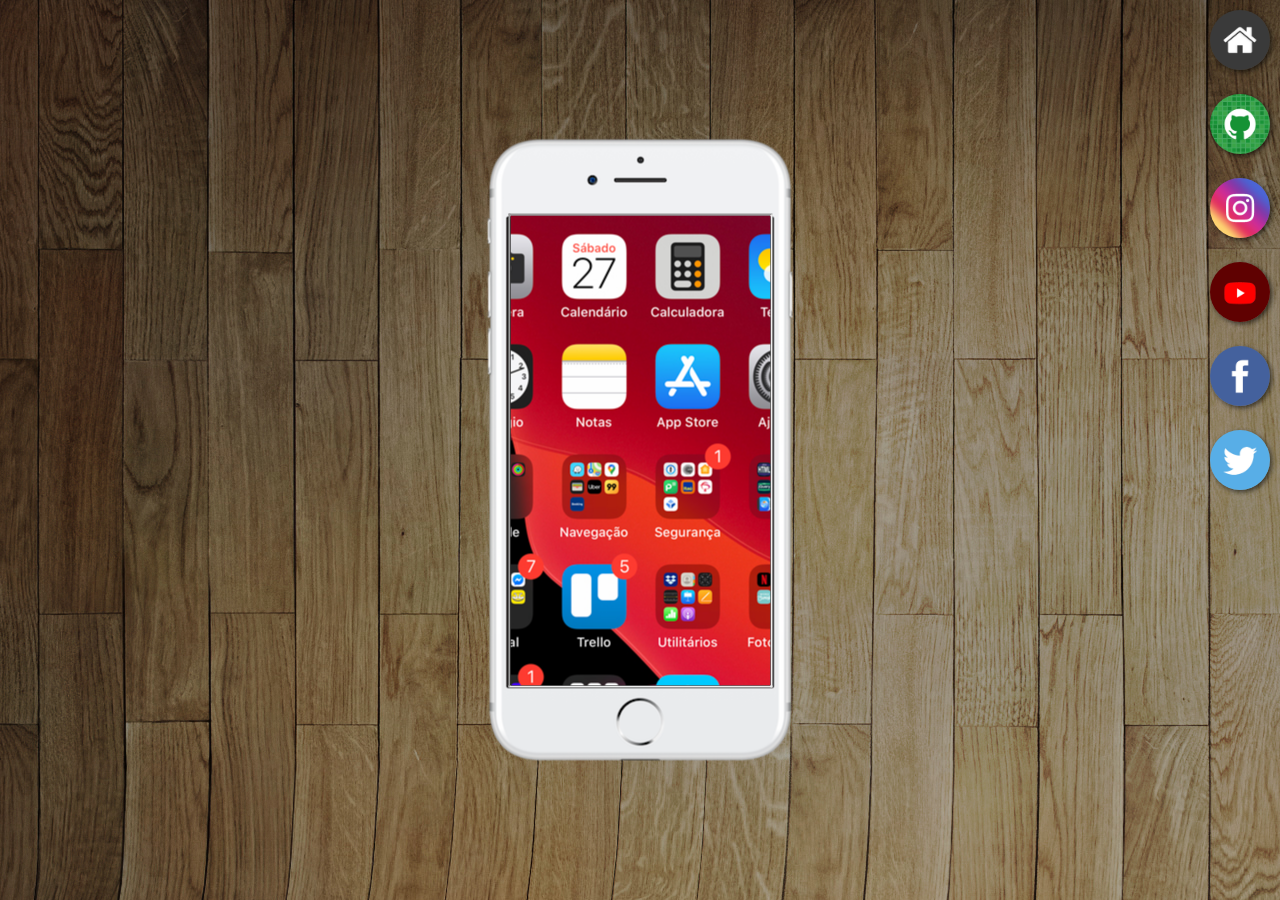
<file: index.html>
<!DOCTYPE html>
<html lang="pt-br">
<head>
    <meta charset="UTF-8">
    <meta name="viewport" content="width=device-width, initial-scale=1.0">
    <title>projeto redes sociais</title>
    <link rel="shortcut icon" href="favicon.ico" type="image/x-icon">
    <link rel="stylesheet" href="estilo/style.css">
</head>
<body>
    <main>
        <section id="telefone">
            <iframe src="home.html" name="tela" ></iframe>
        </section>
        <section id="redes-sociais">
            <a href="home.html" target="tela"><img src="imagens/logo-home.jpg"alt="home"></a><br>
            <a href="github.html" target="tela"><img src="imagens/logo-github.jpg" alt="github"></a><br>
            <a href="instagram.html" target="tela"><img src="imagens/logo-instagram.jpg" alt="instagram"></a><br>
            <a href="youtube.html" target="tela"><img src="imagens/logo-youtube.jpg" alt="youtube"></a><br>
            <a href="facebook.html" target="tela"><img src="imagens/logo-facebook.jpg" alt="facebook"></a><br>
            <a href="twitter.html" target="tela"><img src="imagens/logo-twitter.jpg" alt="twitter"></a>
        </section>
    </main>
</body>
</html>
</file>
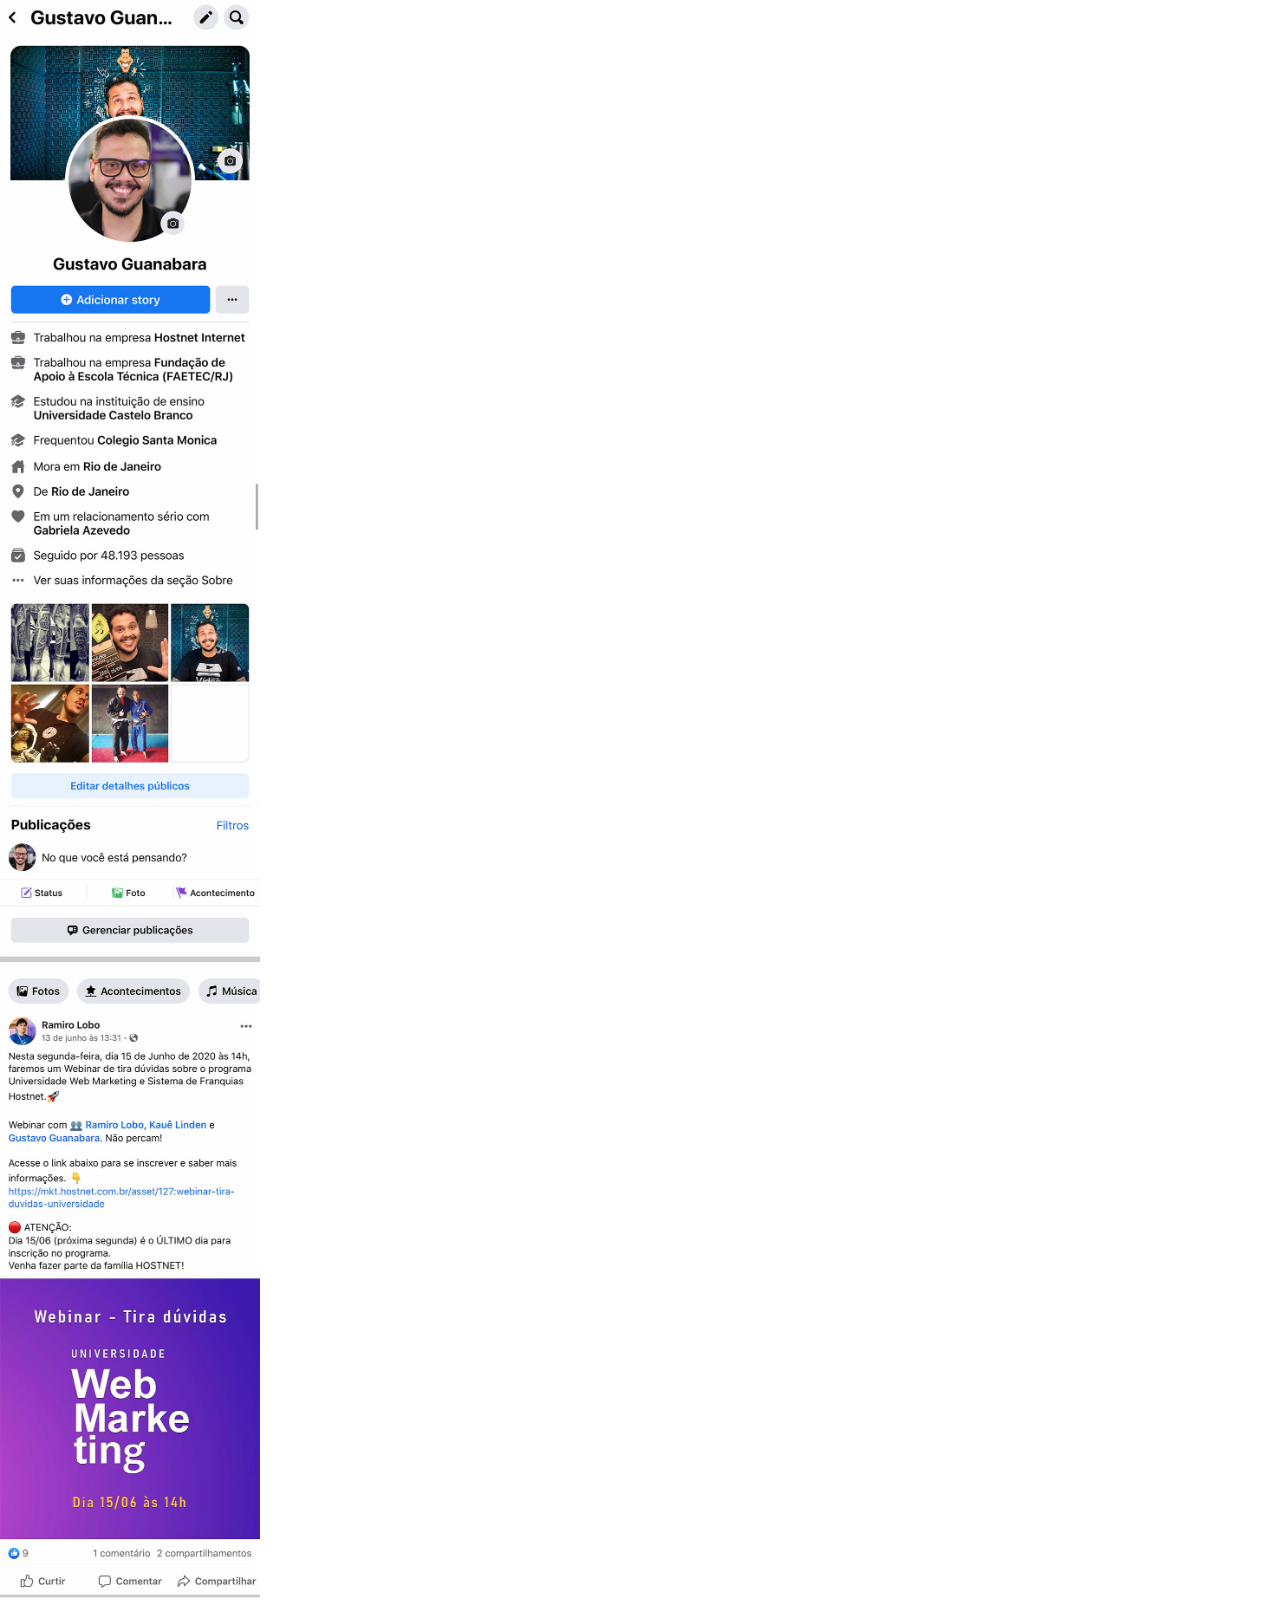
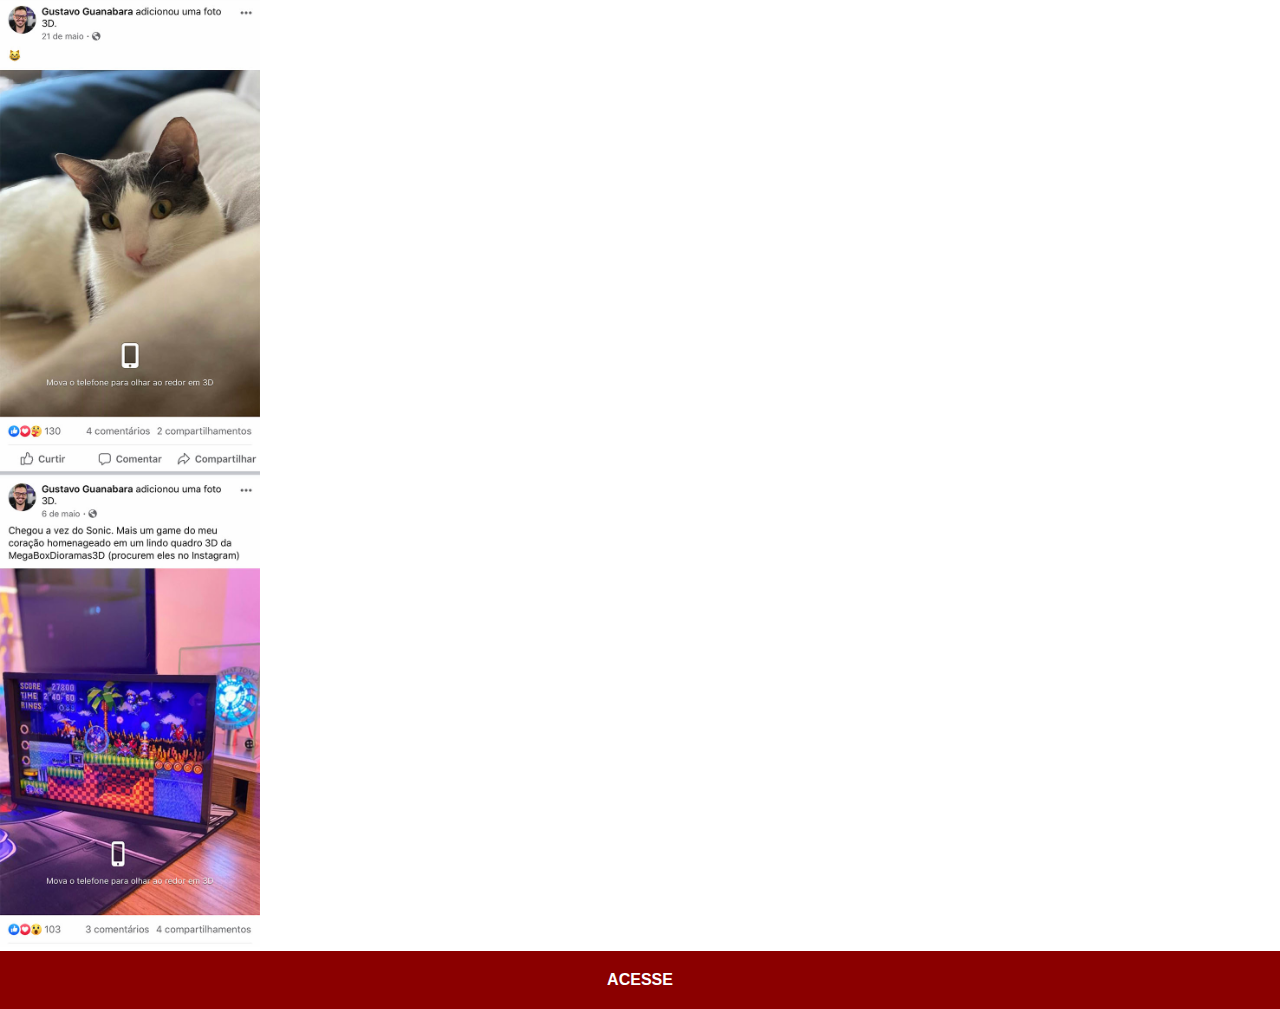
<file: facebook.html>
<!DOCTYPE html>
<html lang="pt-br">
<head>
    <meta charset="UTF-8">
    <meta name="viewport" content="width=device-width, initial-scale=1.0">
    <title>facebook</title>
    <style>
        *{
            margin: 0px;
            padding: 0px;
            font-family: Arial, Helvetica, sans-serif;
        }

        ::-webkit-scrollbar{
            height: 0px;
            width: 0px;
        }

        img{
            width: 260px;
        }

        a{
            display: block;
            color: white;
            background-color: darkred;
            text-decoration: none;
            font-weight: bolder;
            padding: 20px;
            text-align: center;
        }

        a:hover{
            color: darkred;
            background-color: white;
            transition: .3s;
        }
    </style>
</head>
<body>
    <img src="imagens/tela-facebook.jpg" alt="">
    <a href="https://www.youtube.com/c/CursoemV%C3%ADdeo" target="_blank">ACESSE</a>
</body>
</html>
</file>
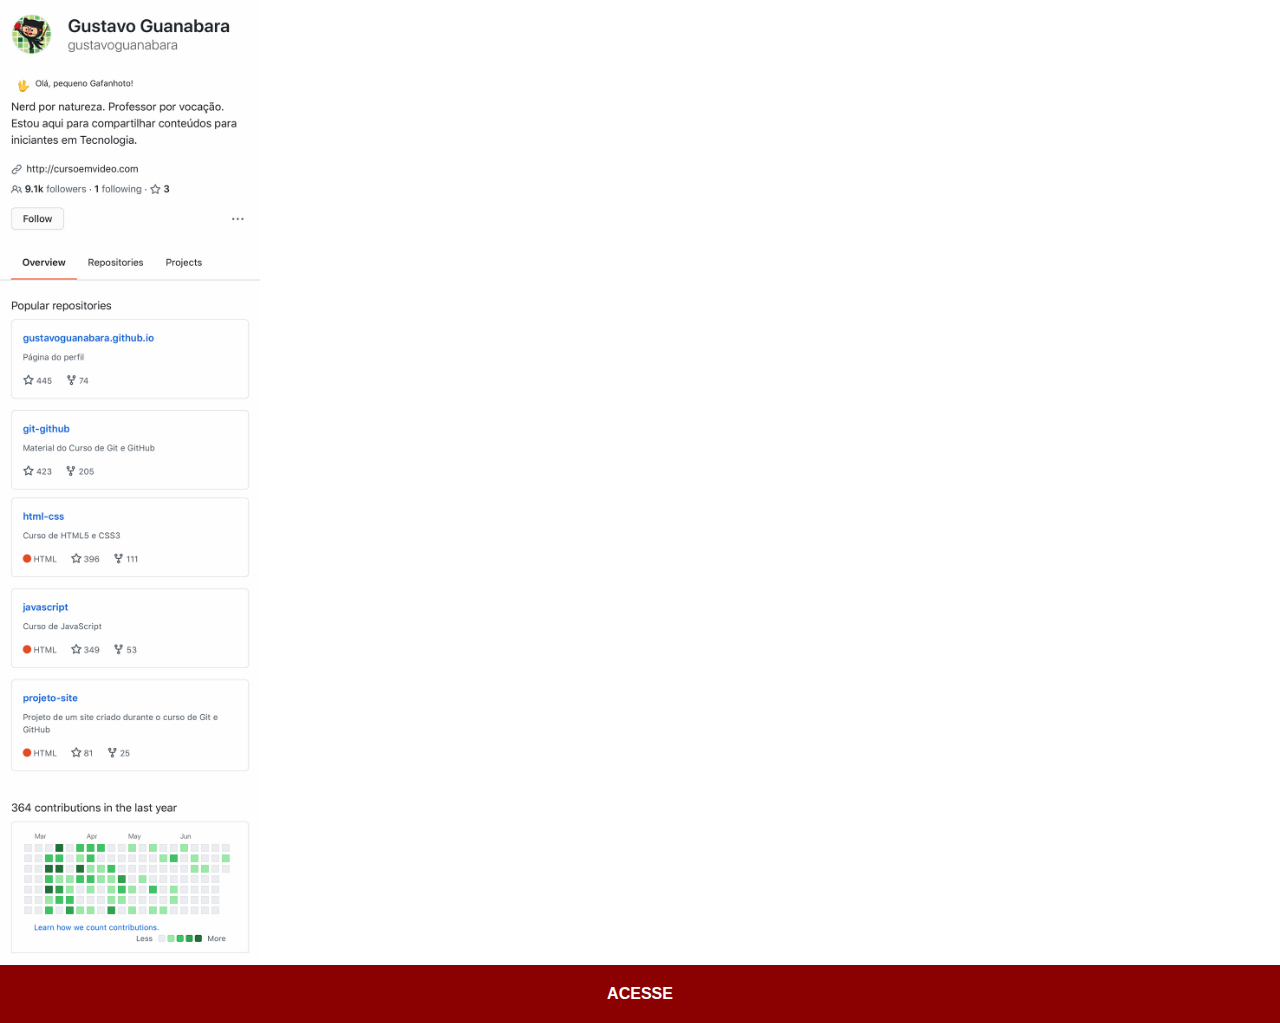
<file: github.html>
<!DOCTYPE html>
<html lang="pt-br">
<head>
    <meta charset="UTF-8">
    <meta name="viewport" content="width=device-width, initial-scale=1.0">
    <title>github</title>
    <style>
        *{
            margin: 0px;
            padding: 0px;
            font-family: Arial, Helvetica, sans-serif;
        }

        ::-webkit-scrollbar{
            height: 0px;
            width: 0px;
        }

        img{
            width: 260px;
        }

        a{
            display: block;
            color: white;
            background-color: darkred;
            text-decoration: none;
            font-weight: bolder;
            padding: 20px;
            text-align: center;
        }

        a:hover{
            color: darkred;
            background-color: white;
            transition: .3s;
        }
    </style>
</head>
<body>
    <img src="imagens/tela-github.jpg" alt="">
    <a href="https://www.youtube.com/c/CursoemV%C3%ADdeo" target="_blank">ACESSE</a>
</body>
</html>
</file>
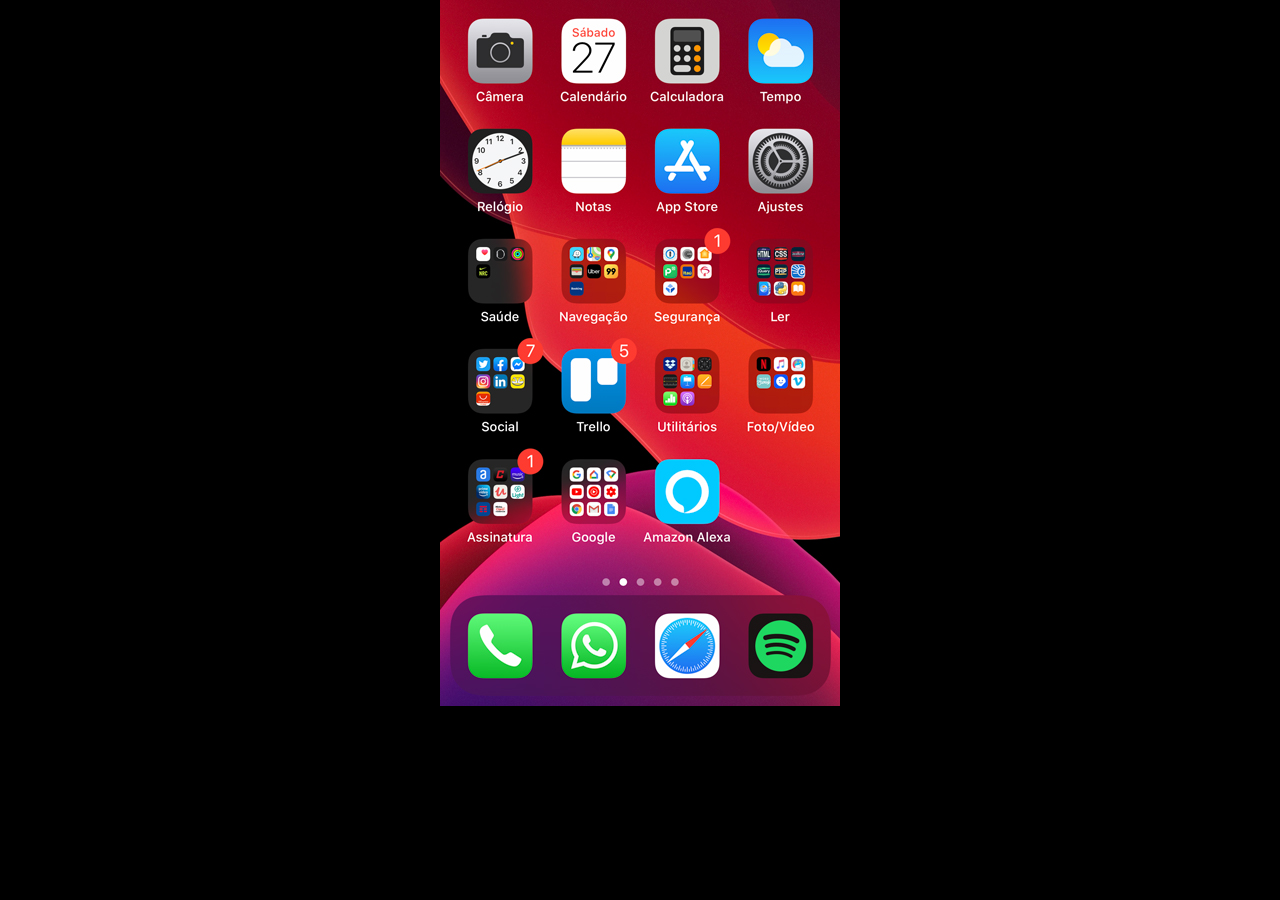
<file: home.html>
<!DOCTYPE html>
<html lang="pt-br">
<head>
    <meta charset="UTF-8">
    <meta name="viewport" content="width=device-width, initial-scale=1.0">
    <title>home</title>
    <style>
        *{
            margin: 0px;
            padding: 0px;
        }

        body{
            width: 100vw;
            height: 100vh;
            background: black url(imagens/tela-home.jpg) no-repeat top center ;
        }
    </style>
</head>
<body>
    
</body>
</html>
</file>
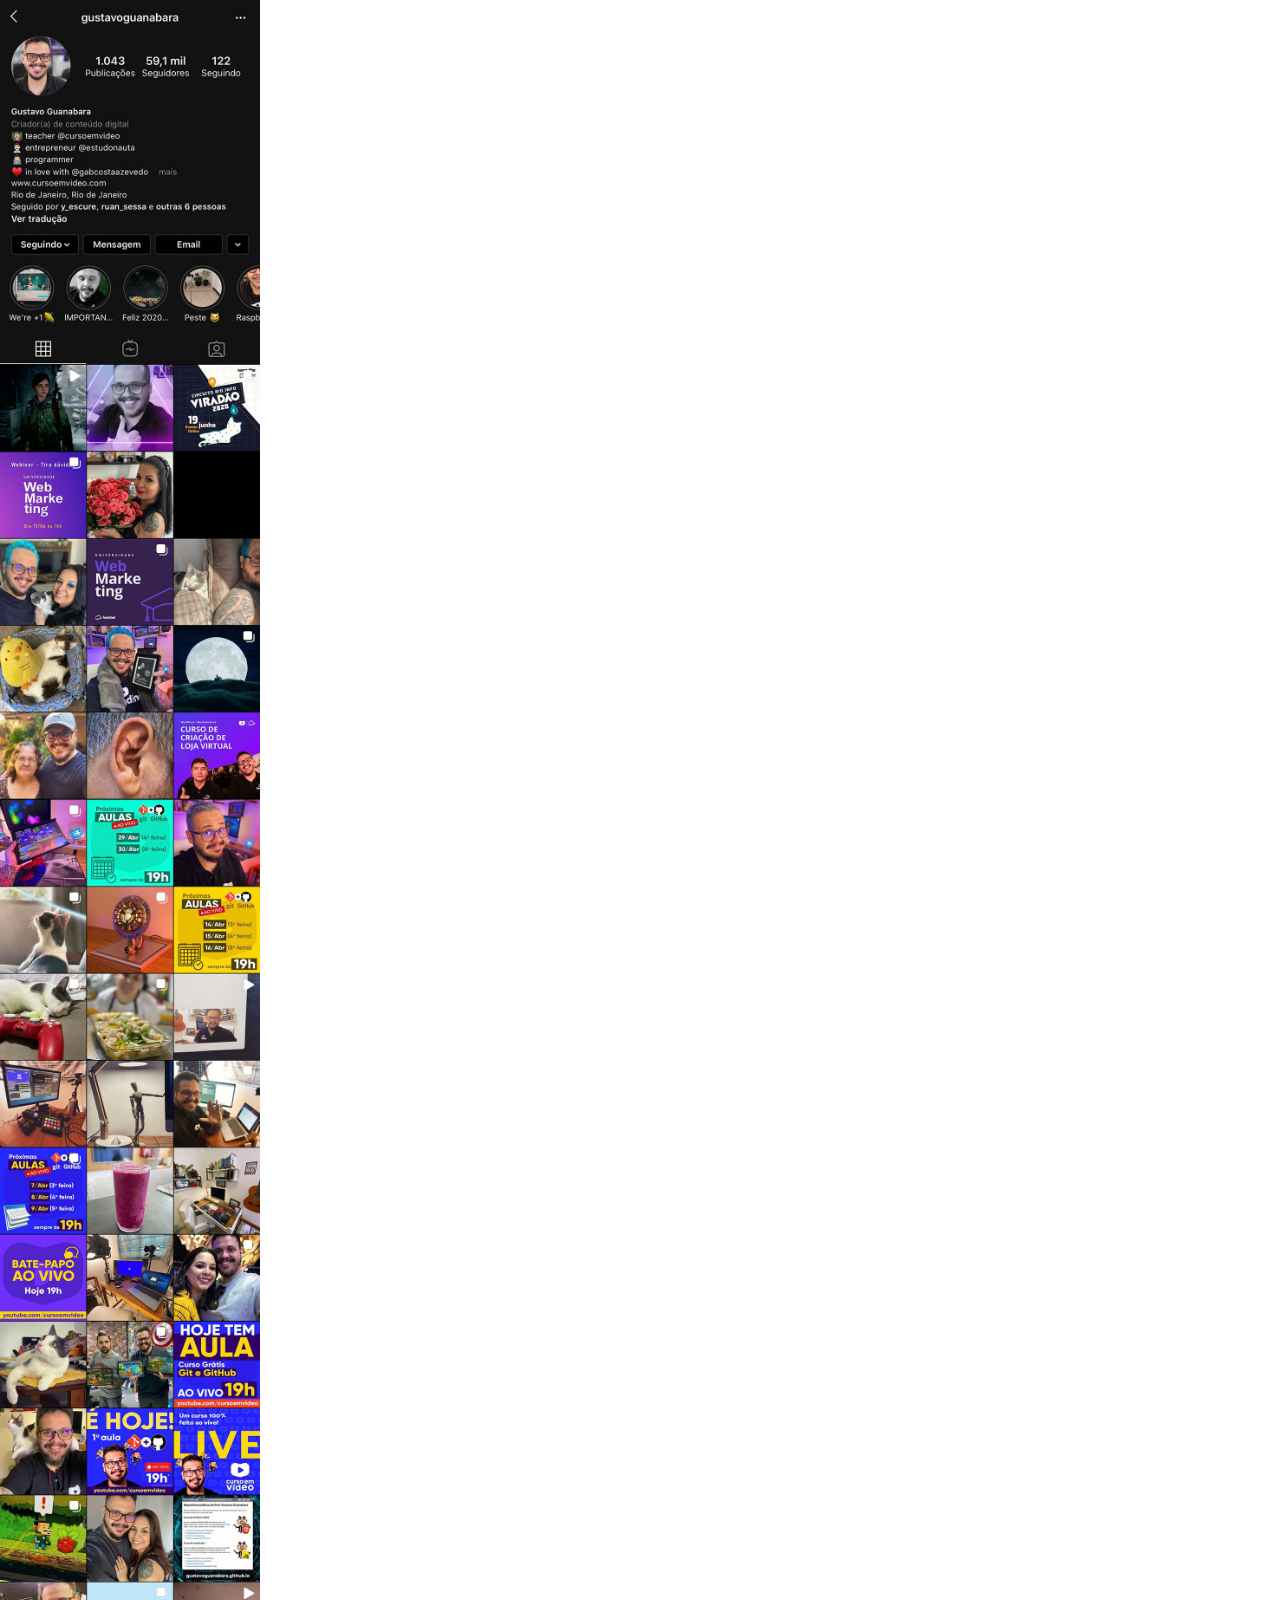
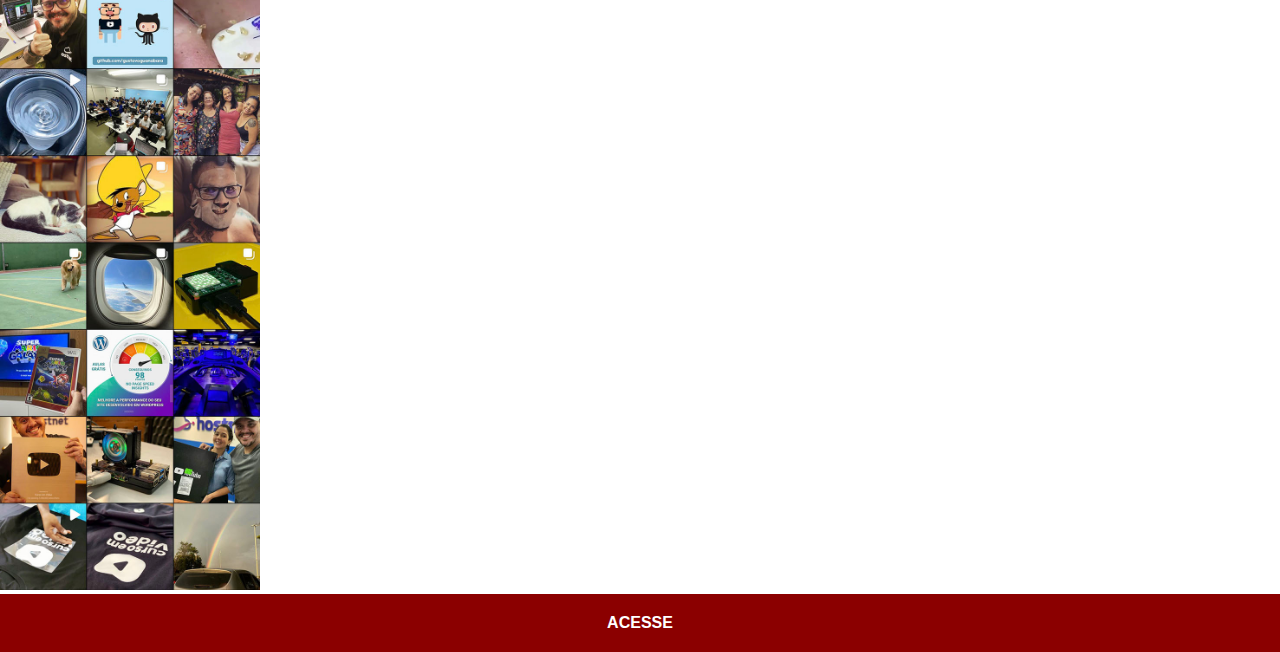
<file: instagram.html>
<!DOCTYPE html>
<html lang="pt-br">
<head>
    <meta charset="UTF-8">
    <meta name="viewport" content="width=device-width, initial-scale=1.0">
    <title>instagram</title>
    <style>
        *{
            margin: 0px;
            padding: 0px;
            font-family: Arial, Helvetica, sans-serif;
        }

        ::-webkit-scrollbar{
            height: 0px;
            width: 0px;
        }

        img{
            width: 260px;
        }

        a{
            display: block;
            color: white;
            background-color: darkred;
            text-decoration: none;
            font-weight: bolder;
            padding: 20px;
            text-align: center;
        }

        a:hover{
            color: darkred;
            background-color: white;
            transition: .3s;
        }
    </style>
</head>
<body>
    <img src="imagens/tela-instagram.jpg" alt="">
    <a href="https://www.youtube.com/c/CursoemV%C3%ADdeo" target="_blank">ACESSE</a>
</body>
</html>
</file>
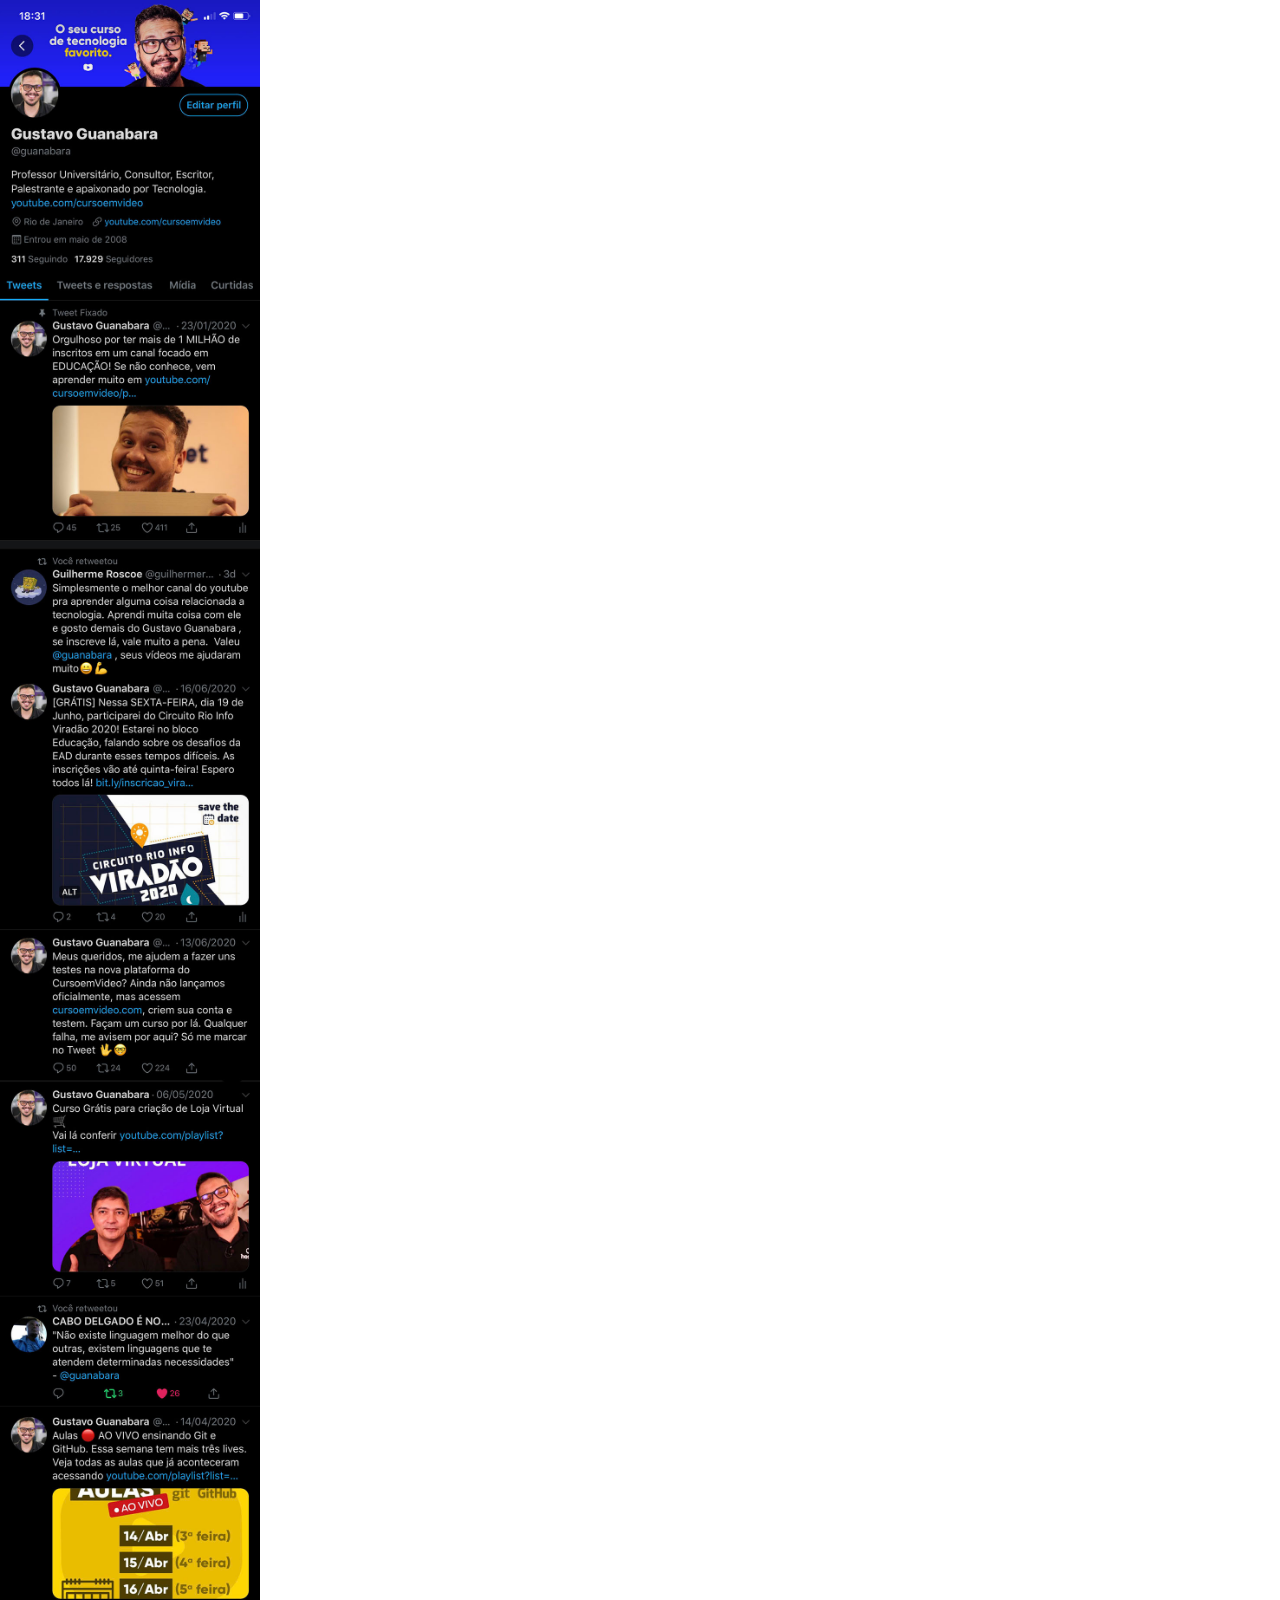
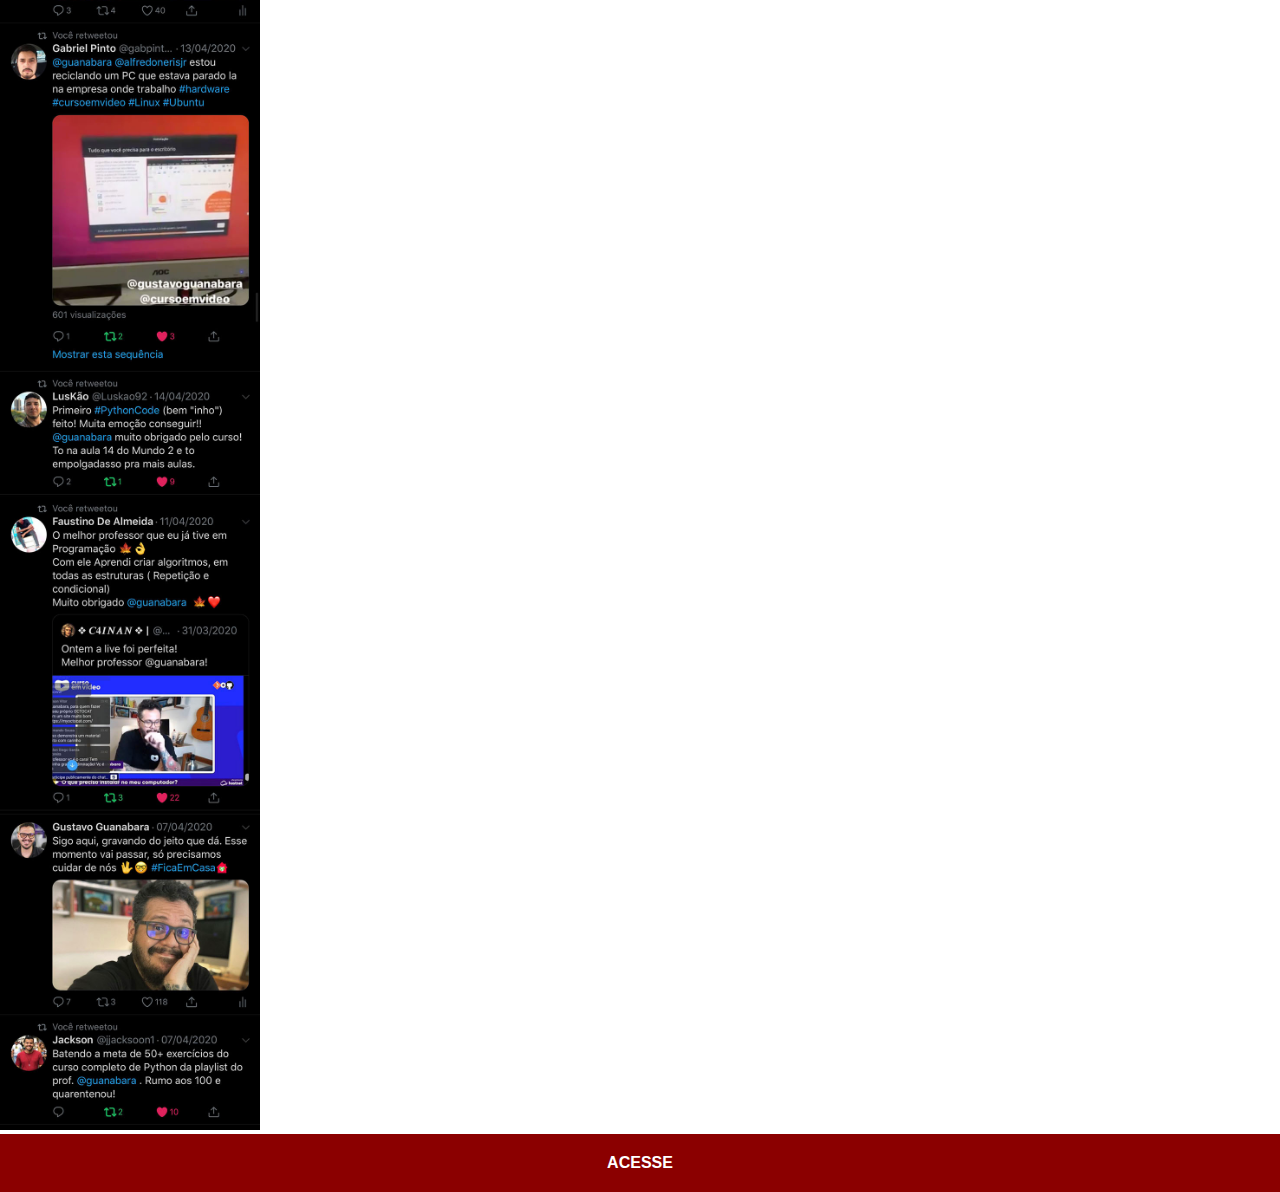
<file: twitter.html>
<!DOCTYPE html>
<html lang="pt-br">
<head>
    <meta charset="UTF-8">
    <meta name="viewport" content="width=device-width, initial-scale=1.0">
    <title>twitter</title>
    <style>
        *{
            margin: 0px;
            padding: 0px;
            font-family: Arial, Helvetica, sans-serif;
        }

        ::-webkit-scrollbar{
            height: 0px;
            width: 0px;
        }

        img{
            width: 260px;
        }

        a{
            display: block;
            color: white;
            background-color: darkred;
            text-decoration: none;
            font-weight: bolder;
            padding: 20px;
            text-align: center;
        }

        a:hover{
            color: darkred;
            background-color: white;
            transition: .3s;
        }
    </style>
</head>
<body>
    <img src="imagens/tela-twitter.jpg" alt="">
    <a href="https://www.youtube.com/c/CursoemV%C3%ADdeo" target="_blank">ACESSE</a>
</body>
</html>
</file>
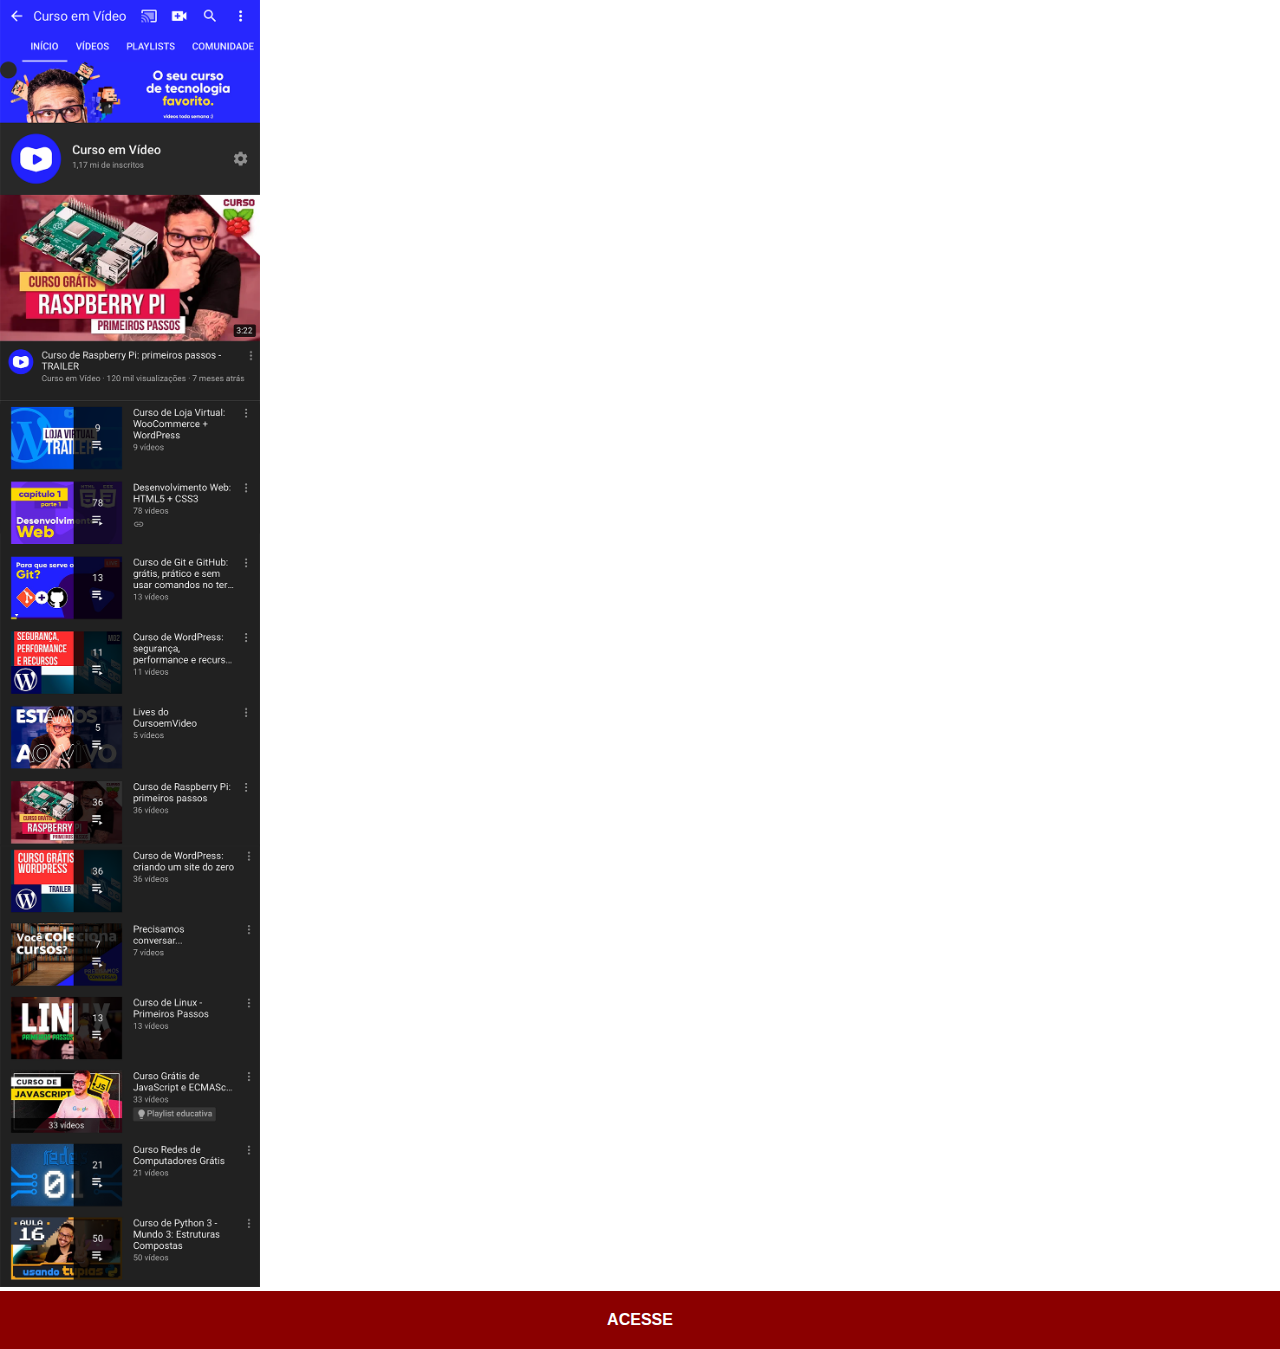
<file: youtube.html>
<!DOCTYPE html>
<html lang="pt-br">
<head>
    <meta charset="UTF-8">
    <meta name="viewport" content="width=device-width, initial-scale=1.0">
    <title>youtube</title>
    <style>
        *{
            margin: 0px;
            padding: 0px;
            font-family: Arial, Helvetica, sans-serif;
        }

        ::-webkit-scrollbar{
            height: 0px;
            width: 0px;
        }

        img{
            width: 260px;
        }

        a{
            display: block;
            color: white;
            background-color: darkred;
            text-decoration: none;
            font-weight: bolder;
            padding: 20px;
            text-align: center;
        }

        a:hover{
            color: darkred;
            background-color: white;
            transition: .3s;
        }
    </style>
</head>
<body>
    <img src="imagens/tela-youtube.png" alt="">
    <a href="https://www.youtube.com/c/CursoemV%C3%ADdeo" target="_blank">ACESSE</a>
</body>
</html>
</file>
<file: estilo/style.css>
@charset "UTF-8";

*{
    margin: 0px;
    padding: 0px;
    font-family: Arial, Helvetica, sans-serif;
}

html, body{
    height:100vh ;
    width: 100vh;
}

body{
    background: url('../imagens/fundo-madeira.jpg');

}

main{
    height: 100vh;
    width: 100vw;
    position: relative;
}

section#telefone{
    position: absolute;
    top: 50%;
    left: 50%;
    transform: translate(-50%, -50%);

    height: 627px;
    width: 311px;
    background: url('../imagens/frame-iphone.png');
}

iframe{
    position: absolute;
    top: 50%;
    left: 50%;
    transform: translate(-50%, -50%);

    height:470px;
    width: 260px;
}  

section#redes-sociais{
    text-align: right;
}

section#redes-sociais img{
    width: 60px;
    margin: 10px;
    box-shadow: 2px 2px 5px rgba(0, 0, 0, 0.605);
    border-radius: 40px;
    box-sizing: border-box;
}

section#redes-sociais img:hover{
    border: 3px solid rgba(255, 255, 255, 0.63);
    transform: translate(-3px, -3px);
    box-shadow: 5px 5px 10px rgba(0, 0, 0, 0.603);
    transition: transform .3s;
}
</file>
